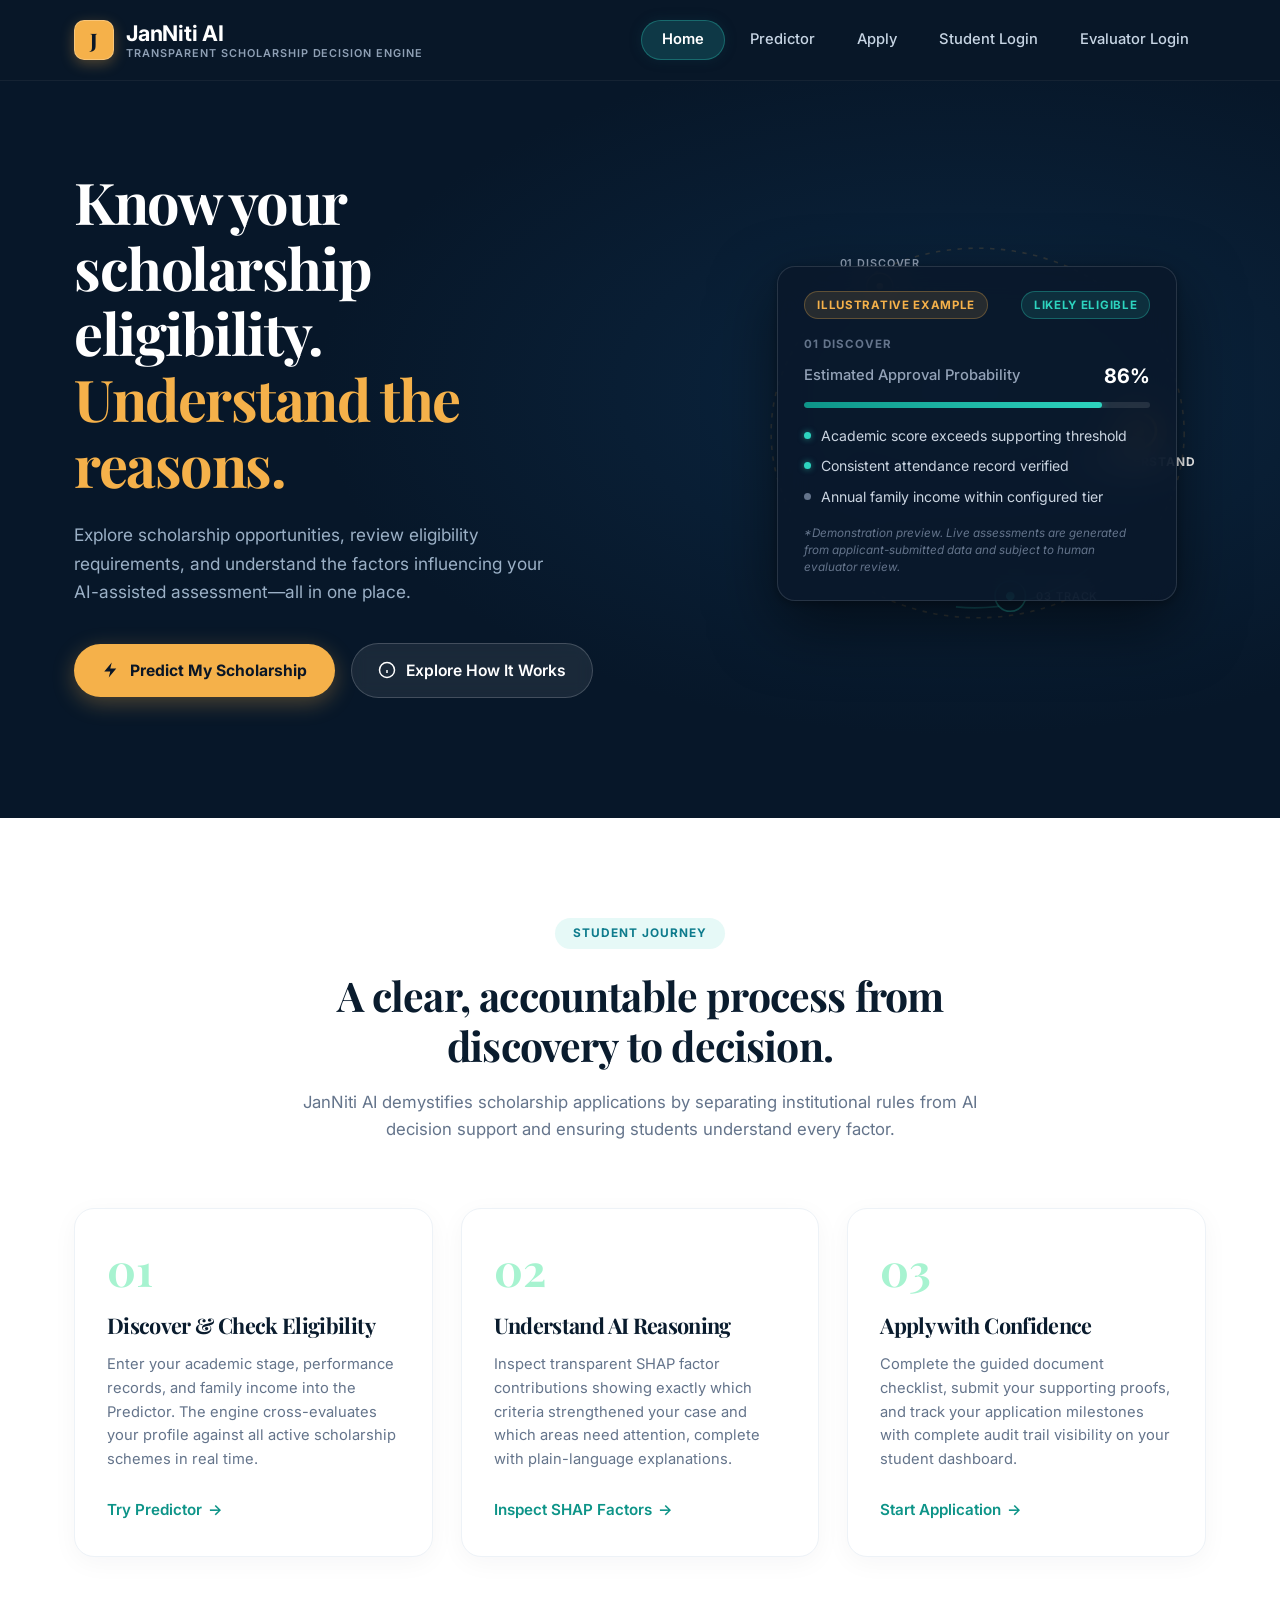
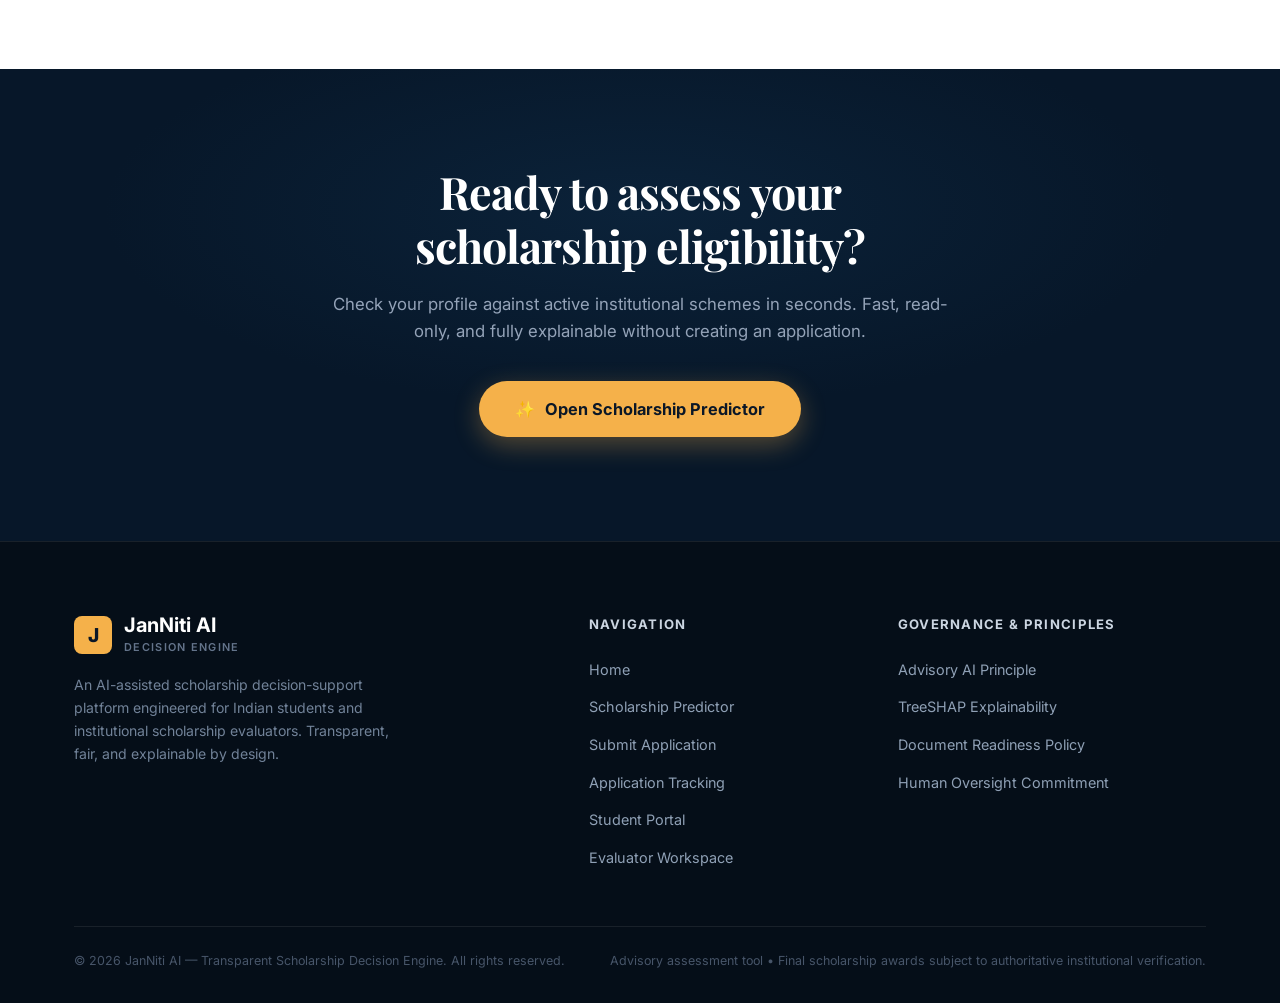
<file: frontend/index.html>
<!DOCTYPE html>
<html lang="en">
<head>
  <meta charset="UTF-8" />
  <meta name="viewport" content="width=device-width, initial-scale=1.0" />
  <title>JanNiti AI | Transparent Scholarship Decision Engine</title>
  <link rel="preconnect" href="https://fonts.googleapis.com">
  <link rel="preconnect" href="https://fonts.gstatic.com" crossorigin>
  <link href="https://fonts.googleapis.com/css2?family=Inter:wght@400;500;600;700;800&family=Playfair+Display:ital,wght@0,600;0,700;0,800;1,600;1,700&display=swap" rel="stylesheet">
  <link rel="stylesheet" href="css/design-tokens.css" />
  <link rel="stylesheet" href="css/style.css" />
</head>
<body class="landing-page">

<header class="site-header" role="banner">
  <div class="container site-header-inner">
    <a href="index.html" class="brand" aria-label="JanNiti AI Home">
      <div class="brand-mark" aria-hidden="true">J</div>
      <span class="brand-text">
        <span class="title">JanNiti AI</span>
        <span class="subtitle">TRANSPARENT SCHOLARSHIP DECISION ENGINE</span>
      </span>
    </a>

    <!-- Accessible Hamburger Toggle Button -->
    <button class="nav-toggle-btn" id="nav-toggle-btn" aria-label="Toggle navigation menu" aria-expanded="false" aria-controls="site-nav">
      <span class="nav-toggle-icon" aria-hidden="true"><span></span></span>
      <span>Menu</span>
    </button>

    <nav class="site-nav" id="site-nav" aria-label="Primary navigation">
      <a href="index.html" class="current" aria-current="page">Home</a>
      <a href="scholarship-predictor.html">Predictor</a>
      <a href="apply.html">Apply</a>
      <a href="user-login.html" data-auth-link>Student Login</a>
      <a href="admin.html">Evaluator Login</a>
    </nav>
  </div>
</header>

<main id="main-content">
  <!-- Hero Section -->
  <section class="hero-section" aria-labelledby="hero-title">
    <div class="container hero-layout">
      <div class="hero-copy-col">
        <h1 id="hero-title" class="hero-headline">
          Know your<br>
          scholarship<br>
          eligibility.<br>
          <span class="hero-gold-text">Understand the<br>reasons.</span>
        </h1>
        <p class="hero-description">
          Explore scholarship opportunities, review eligibility requirements, and understand the factors influencing your AI-assisted assessment—all in one place.
        </p>
        <div class="hero-actions-group">
          <a href="scholarship-predictor.html" class="btn-hero-primary" id="hero-predict-btn">
            <svg class="btn-icon" width="18" height="18" viewBox="0 0 24 24" fill="currentColor" aria-hidden="true">
              <path d="M13 2L3 14h8l-2 8 10-12h-8l2-8z"/>
            </svg>
            <span>Predict My Scholarship</span>
          </a>
          <a href="#student-journey" class="btn-hero-secondary" id="hero-explore-btn">
            <svg class="btn-icon" width="18" height="18" viewBox="0 0 24 24" fill="none" stroke="currentColor" stroke-width="2" aria-hidden="true">
              <circle cx="12" cy="12" r="10"/>
              <line x1="12" y1="16" x2="12" y2="12"/>
              <line x1="12" y1="8" x2="12.01" y2="8"/>
            </svg>
            <span>Explore How It Works</span>
          </a>
        </div>
      </div>

      <!-- Hero Right Orbit & Interactive Preview Card -->
      <div class="hero-visual-wrapper" aria-label="Illustrative AI Assessment Process">
        <div class="orbit-backdrop" aria-hidden="true">
          <svg class="orbit-svg" viewBox="0 0 460 460" fill="none" xmlns="http://www.w3.org/2000/svg">
            <!-- Subtle orbital paths -->
            <ellipse cx="230" cy="230" rx="190" ry="170" stroke="rgba(245, 177, 74, 0.15)" stroke-width="1.5" stroke-dasharray="4 6"/>
            <ellipse cx="230" cy="230" rx="140" ry="120" stroke="rgba(45, 212, 191, 0.18)" stroke-width="1.2"/>
            <path d="M 120 100 C 220 80, 360 140, 380 230" stroke="rgba(245, 177, 74, 0.35)" stroke-width="1.5" stroke-dasharray="3 4"/>
            <path d="M 380 230 C 400 320, 310 400, 210 390" stroke="rgba(45, 212, 191, 0.25)" stroke-width="1.5"/>

            <!-- Node 02 UNDERSTAND (Golden Highlighted Node) -->
            <g transform="translate(378, 228)">
              <circle cx="0" cy="0" r="26" fill="rgba(245, 177, 74, 0.12)" class="node-pulse"/>
              <circle cx="0" cy="0" r="16" stroke="#f5b14a" stroke-width="2.5" fill="#08182a"/>
              <circle cx="0" cy="0" r="5" fill="#f5b14a"/>
              <text x="0" y="32" text-anchor="middle" fill="#ffffff" font-family="'Inter', sans-serif" font-size="11" font-weight="700" letter-spacing="0.08em">02 UNDERSTAND</text>
            </g>

            <!-- Node 03 TRACK (Teal Lower Node) -->
            <g transform="translate(260, 380)">
              <circle cx="0" cy="0" r="14" stroke="rgba(45, 212, 191, 0.4)" stroke-width="1.5" fill="#091b2e"/>
              <circle cx="0" cy="0" r="4" fill="#2dd4bf"/>
              <text x="24" y="4" text-anchor="start" fill="#94a3b8" font-family="'Inter', sans-serif" font-size="10" font-weight="600" letter-spacing="0.08em">03 TRACK</text>
            </g>

            <!-- Node 01 DISCOVER (Top Subtle Node) -->
            <g transform="translate(140, 95)">
              <circle cx="0" cy="0" r="12" stroke="rgba(245, 177, 74, 0.3)" stroke-width="1.5" fill="#091b2e"/>
              <circle cx="0" cy="0" r="3" fill="#f5b14a"/>
              <text x="0" y="-18" text-anchor="middle" fill="#94a3b8" font-family="'Inter', sans-serif" font-size="10" font-weight="600" letter-spacing="0.08em">01 DISCOVER</text>
            </g>
          </svg>
        </div>

        <!-- Glass Card in Front -->
        <div class="hero-preview-card" role="region" aria-label="Illustrative Example Assessment Preview">
          <div class="card-top-badges">
            <span class="badge-illustrative">ILLUSTRATIVE EXAMPLE</span>
            <span class="badge-likely">LIKELY ELIGIBLE</span>
          </div>

          <div class="card-eyebrow">01 DISCOVER</div>

          <div class="card-score-row">
            <span class="card-score-label">Estimated Approval Probability</span>
            <span class="card-score-value">86%</span>
          </div>

          <div class="card-progress-bar" role="progressbar" aria-valuenow="86" aria-valuemin="0" aria-valuemax="100" aria-label="Estimated Approval Probability 86%">
            <div class="card-progress-fill"></div>
          </div>

          <ul class="card-bullet-list">
            <li class="card-bullet-item">
              <span class="bullet-dot teal" aria-hidden="true"></span>
              <span>Academic score exceeds supporting threshold</span>
            </li>
            <li class="card-bullet-item">
              <span class="bullet-dot teal" aria-hidden="true"></span>
              <span>Consistent attendance record verified</span>
            </li>
            <li class="card-bullet-item">
              <span class="bullet-dot slate" aria-hidden="true"></span>
              <span>Annual family income within configured tier</span>
            </li>
          </ul>

          <p class="card-footnote">
            *Demonstration preview. Live assessments are generated from applicant-submitted data and subject to human evaluator review.
          </p>
        </div>
      </div>
    </div>
  </section>

  <!-- Section 2: Student Journey (Pure White Canvas) -->
  <section id="student-journey" class="journey-section" aria-labelledby="journey-heading">
    <div class="container">
      <div class="journey-header-wrap">
        <span class="journey-badge">STUDENT JOURNEY</span>
        <h2 id="journey-heading" class="journey-heading">
          A clear, accountable process from<br>
          discovery to decision.
        </h2>
        <p class="journey-subtitle">
          JanNiti AI demystifies scholarship applications by separating institutional rules from AI decision support and ensuring students understand every factor.
        </p>
      </div>

      <div class="journey-cards-grid">
        <!-- Card 1 -->
        <article class="journey-card">
          <div class="journey-step-num" aria-hidden="true">01</div>
          <h3>Discover &amp; Check Eligibility</h3>
          <p>Enter your academic stage, performance records, and family income into the Predictor. The engine cross-evaluates your profile against all active scholarship schemes in real time.</p>
          <a href="scholarship-predictor.html" class="journey-card-link">
            <span>Try Predictor</span>
            <span aria-hidden="true">&rarr;</span>
          </a>
        </article>

        <!-- Card 2 -->
        <article class="journey-card">
          <div class="journey-step-num" aria-hidden="true">02</div>
          <h3>Understand AI Reasoning</h3>
          <p>Inspect transparent SHAP factor contributions showing exactly which criteria strengthened your case and which areas need attention, complete with plain-language explanations.</p>
          <a href="scholarship-predictor.html#shap-section" class="journey-card-link">
            <span>Inspect SHAP Factors</span>
            <span aria-hidden="true">&rarr;</span>
          </a>
        </article>

        <!-- Card 3 -->
        <article class="journey-card">
          <div class="journey-step-num" aria-hidden="true">03</div>
          <h3>Apply with Confidence</h3>
          <p>Complete the guided document checklist, submit your supporting proofs, and track your application milestones with complete audit trail visibility on your student dashboard.</p>
          <a href="apply.html" class="journey-card-link">
            <span>Start Application</span>
            <span aria-hidden="true">&rarr;</span>
          </a>
        </article>
      </div>
    </div>
  </section>

  <!-- Section 3: Bottom Call to Action (Navy Canvas) -->
  <section class="landing-cta-section" aria-labelledby="cta-heading">
    <div class="container">
      <h2 id="cta-heading" class="cta-heading">
        Ready to assess your<br>
        scholarship eligibility?
      </h2>
      <p class="cta-subtitle">
        Check your profile against active institutional schemes in seconds. Fast, read-only, and fully explainable without creating an application.
      </p>
      <a href="scholarship-predictor.html" class="cta-gold-btn" id="cta-predict-btn">
        <span class="btn-icon" aria-hidden="true">✨</span>
        <span>Open Scholarship Predictor</span>
      </a>
    </div>
  </section>
</main>

<!-- Section 4: Footer (Deep Midnight Navy) -->
<footer class="landing-footer" role="contentinfo">
  <div class="container">
    <div class="footer-columns">
      <!-- Column 1: Brand Info -->
      <div class="footer-col-brand">
        <a href="index.html" class="footer-brand-wrap" aria-label="JanNiti AI Home">
          <div class="footer-brand-mark" aria-hidden="true">J</div>
          <div class="footer-brand-text">
            <div class="title">JanNiti AI</div>
            <div class="subtitle">DECISION ENGINE</div>
          </div>
        </a>
        <p class="footer-about-text">
          An AI-assisted scholarship decision-support platform engineered for Indian students and institutional scholarship evaluators. Transparent, fair, and explainable by design.
        </p>
      </div>

      <!-- Column 2: Navigation -->
      <div class="footer-col-nav">
        <div class="footer-col-title">NAVIGATION</div>
        <ul class="footer-links-list">
          <li><a href="index.html">Home</a></li>
          <li><a href="scholarship-predictor.html">Scholarship Predictor</a></li>
          <li><a href="apply.html">Submit Application</a></li>
          <li><a href="track.html">Application Tracking</a></li>
          <li><a href="user-dashboard.html">Student Portal</a></li>
          <li><a href="admin.html">Evaluator Workspace</a></li>
        </ul>
      </div>

      <!-- Column 3: Governance & Principles -->
      <div class="footer-col-governance">
        <div class="footer-col-title">GOVERNANCE &amp; PRINCIPLES</div>
        <ul class="footer-links-list">
          <li><a href="#student-journey">Advisory AI Principle</a></li>
          <li><a href="scholarship-predictor.html#shap-section">TreeSHAP Explainability</a></li>
          <li><a href="apply.html#doc-readiness">Document Readiness Policy</a></li>
          <li><a href="#student-journey">Human Oversight Commitment</a></li>
        </ul>
      </div>
    </div>

    <!-- Bottom Sub-bar -->
    <div class="footer-bottom-bar">
      <span>&copy; 2026 JanNiti AI &mdash; Transparent Scholarship Decision Engine. All rights reserved.</span>
      <span>Advisory assessment tool &bull; Final scholarship awards subject to authoritative institutional verification.</span>
    </div>
  </div>
</footer>

<script src="js/nav.js"></script>
</body>
</html>
</file>
<file: frontend/css/design-tokens.css>
/* ==========================================================================
   JanNiti AI — Design System Tokens & Primitives
   File: frontend/css/design-tokens.css
   Style: Editorial Civic-Tech (Trustworthy, Modern, Calm, Accessible)
   Compatible with: frontend/css/style.css
   ========================================================================== */

:root {
  /* Brand Palette — Civic Maritime Navy */
  --jn-navy-950: #061528;
  --jn-navy-900: #0b223d;
  --jn-navy-850: #102d4e;
  --jn-navy-800: #163860;
  --jn-navy-700: #204c7c;
  --jn-navy-600: #2c639e;
  --jn-navy-100: #e7eff8;
  --jn-navy-50:  #f2f7fc;

  /* Brand Accent — Civic Teal */
  --jn-teal-700: #08616e;
  --jn-teal-600: #0d7b8c;
  --jn-teal-500: #159aad;
  --jn-teal-400: #2cb7ca;
  --jn-teal-100: #def4f7;
  --jn-teal-50:  #f0fafc;

  /* Restrained Warm Gold */
  --jn-gold-700: #9e690a;
  --jn-gold-600: #c28414;
  --jn-gold-500: #e09d22;
  --jn-gold-400: #f4b84c;
  --jn-gold-100: #fef4dd;
  --jn-gold-50:  #fffaf0;

  /* Neutrals & Surfaces (Warm Ivory / Off-White Canvas) */
  --jn-bg-canvas: #f8fafc;
  --jn-bg-surface: #ffffff;
  --jn-bg-subtle: #f1f5f9;
  --jn-bg-muted: #e2e8f0;

  --jn-border-subtle: #e2e8f0;
  --jn-border-default: #cbd5e1;
  --jn-border-strong: #94a3b8;

  /* Typography Colors */
  --jn-text-primary: #0f172a;
  --jn-text-secondary: #334155;
  --jn-text-muted: #64748b;
  --jn-text-disabled: #94a3b8;
  --jn-text-inverse: #ffffff;
  --jn-text-inverse-muted: rgba(248, 250, 252, 0.78);

  /* Semantic Outcome Hierarchy */
  --jn-success-text: #065f46;
  --jn-success-bg: #ecfdf5;
  --jn-success-border: #a7f3d0;
  --jn-success-solid: #059669;

  --jn-warning-text: #92400e;
  --jn-warning-bg: #fffbeb;
  --jn-warning-border: #fde68a;
  --jn-warning-solid: #d97706;

  --jn-danger-text: #991b1b;
  --jn-danger-bg: #fef2f2;
  --jn-danger-border: #fecaca;
  --jn-danger-solid: #dc2626;

  --jn-info-text: #1e40af;
  --jn-info-bg: #eff6ff;
  --jn-info-border: #bfdbfe;
  --jn-info-solid: #2563eb;

  /* Typography Stacks */
  --jn-font-sans: "Inter", -apple-system, BlinkMacSystemFont, "Segoe UI", Roboto, sans-serif;
  --jn-font-serif: "Playfair Display", Georgia, "Times New Roman", serif;
  --jn-font-mono: ui-monospace, SFMono-Regular, Menlo, Monaco, Consolas, "Liberation Mono", monospace;

  /* Elevation Shadows */
  --jn-shadow-xs: 0 1px 2px 0 rgba(15, 23, 42, 0.04);
  --jn-shadow-sm: 0 1px 3px 0 rgba(15, 23, 42, 0.08), 0 1px 2px -1px rgba(15, 23, 42, 0.04);
  --jn-shadow-md: 0 4px 10px -1px rgba(15, 23, 42, 0.07), 0 2px 5px -2px rgba(15, 23, 42, 0.04);
  --jn-shadow-lg: 0 12px 24px -4px rgba(15, 23, 42, 0.09), 0 4px 8px -3px rgba(15, 23, 42, 0.04);
  --jn-shadow-xl: 0 20px 32px -6px rgba(15, 23, 42, 0.12), 0 8px 14px -4px rgba(15, 23, 42, 0.06);
  --jn-shadow-drawer: -6px 0 28px rgba(11, 34, 61, 0.18);

  /* Radii */
  --jn-radius-xs: 4px;
  --jn-radius-sm: 8px;
  --jn-radius-md: 12px;
  --jn-radius-lg: 18px;
  --jn-radius-xl: 24px;
  --jn-radius-pill: 9999px;

  /* Transitions */
  --jn-ease: cubic-bezier(0.16, 1, 0.3, 1);
  --jn-transition-fast: 150ms var(--jn-ease);
  --jn-transition-base: 220ms var(--jn-ease);

  /* Layout */
  --jn-max-width: 1180px;
  --jn-header-height: 82px;

  /* Legacy style.css variable bindings for backwards compatibility */
  --navy-950: var(--jn-navy-950);
  --navy-900: var(--jn-navy-900);
  --navy-800: var(--jn-navy-800);
  --navy-700: var(--jn-navy-700);
  --teal-600: var(--jn-teal-600);
  --teal-500: var(--jn-teal-500);
  --gold-600: var(--jn-gold-600);
  --gold-500: var(--jn-gold-500);
  --page: var(--jn-bg-canvas);
  --panel: var(--jn-bg-surface);
  --ink-900: var(--jn-text-primary);
  --ink-700: var(--jn-text-secondary);
  --ink-500: var(--jn-text-muted);
  --hairline: var(--jn-border-subtle);
  --hairline-strong: var(--jn-border-default);
}

/* Reduced motion accessibility */
@media (prefers-reduced-motion: reduce) {
  *, *::before, *::after {
    animation-duration: 0.01ms !important;
    animation-iteration-count: 1 !important;
    transition-duration: 0.01ms !important;
    scroll-behavior: auto !important;
  }
}

/* ==========================================================================
   Header & Responsive Navigation Primitives
   ========================================================================== */

.site-header {
  background: rgba(11, 34, 61, 0.98);
  border-bottom: 1px solid rgba(255, 255, 255, 0.08);
  box-shadow: 0 4px 20px rgba(6, 21, 40, 0.15);
  position: sticky;
  top: 0;
  z-index: 100;
  backdrop-filter: blur(10px);
  -webkit-backdrop-filter: blur(10px);
}

.site-header-inner {
  display: flex;
  align-items: center;
  justify-content: space-between;
  min-height: var(--jn-header-height);
  padding: 12px 24px;
  max-width: var(--jn-max-width);
  margin: 0 auto;
}

.brand {
  display: flex;
  align-items: center;
  gap: 12px;
  text-decoration: none;
  color: #ffffff;
  outline-offset: 4px;
}

.brand:focus-visible {
  outline: 2px solid var(--jn-teal-400);
  border-radius: var(--jn-radius-sm);
}

.brand-mark {
  width: 44px;
  height: 44px;
  border-radius: 12px;
  display: grid;
  place-items: center;
  font-family: var(--jn-font-serif);
  font-weight: 800;
  font-size: 1.4rem;
  background: linear-gradient(135deg, var(--jn-gold-400) 0%, var(--jn-gold-600) 100%);
  color: var(--jn-navy-950);
  box-shadow: 0 4px 12px rgba(194, 132, 20, 0.35);
  border: 1px solid rgba(255, 255, 255, 0.25);
  flex-shrink: 0;
}

.brand-text {
  display: flex;
  flex-direction: column;
}

.brand-text .title {
  font-family: var(--jn-font-serif);
  font-size: 1.45rem;
  font-weight: 700;
  color: #ffffff;
  letter-spacing: -0.01em;
  line-height: 1.15;
}

.brand-text .subtitle {
  font-size: 0.72rem;
  letter-spacing: 0.08em;
  text-transform: uppercase;
  color: rgba(222, 244, 247, 0.82);
  font-weight: 500;
  margin-top: 3px;
}

/* Nav Desktop */
.site-nav {
  display: flex;
  align-items: center;
  gap: 6px;
  margin: 0;
  padding: 0;
  list-style: none;
}

.site-nav a {
  color: rgba(248, 250, 252, 0.88);
  text-decoration: none;
  padding: 8px 14px;
  border-radius: var(--jn-radius-pill);
  font-size: 0.92rem;
  font-weight: 500;
  transition: all var(--jn-transition-fast);
  border: 1px solid transparent;
  display: inline-flex;
  align-items: center;
  gap: 6px;
}

.site-nav a:hover {
  background: rgba(255, 255, 255, 0.08);
  color: #ffffff;
}

.site-nav a:focus-visible {
  outline: 2px solid var(--jn-teal-400);
  outline-offset: 2px;
}

.site-nav a.current {
  background: rgba(21, 154, 173, 0.2);
  color: #ffffff;
  border-color: rgba(44, 183, 202, 0.4);
  font-weight: 600;
}

.site-nav a.nav-cta {
  background: var(--jn-teal-600);
  color: #ffffff;
  font-weight: 600;
  box-shadow: 0 2px 8px rgba(13, 123, 140, 0.35);
}

.site-nav a.nav-cta:hover {
  background: var(--jn-teal-500);
}

/* Mobile Hamburger Toggle Button */
.nav-toggle-btn {
  display: none;
  background: transparent;
  border: 1px solid rgba(255, 255, 255, 0.2);
  border-radius: var(--jn-radius-md);
  padding: 9px 12px;
  color: #ffffff;
  cursor: pointer;
  align-items: center;
  justify-content: center;
  gap: 8px;
  font-size: 0.9rem;
  font-weight: 600;
  transition: all var(--jn-transition-fast);
}

.nav-toggle-btn:hover {
  background: rgba(255, 255, 255, 0.1);
  border-color: rgba(255, 255, 255, 0.4);
}

.nav-toggle-btn:focus-visible {
  outline: 2px solid var(--jn-teal-400);
  outline-offset: 2px;
}

.nav-toggle-icon {
  display: inline-block;
  width: 20px;
  height: 14px;
  position: relative;
}

.nav-toggle-icon span,
.nav-toggle-icon span::before,
.nav-toggle-icon span::after {
  content: "";
  display: block;
  position: absolute;
  height: 2px;
  width: 100%;
  background: #ffffff;
  border-radius: 2px;
  transition: transform var(--jn-transition-fast), top var(--jn-transition-fast);
}

.nav-toggle-icon span { top: 6px; }
.nav-toggle-icon span::before { top: -6px; }
.nav-toggle-icon span::after { top: 6px; }

/* Active Hamburger Icon State */
.nav-toggle-btn[aria-expanded="true"] .nav-toggle-icon span {
  background: transparent;
}
.nav-toggle-btn[aria-expanded="true"] .nav-toggle-icon span::before {
  top: 0;
  transform: rotate(45deg);
}
.nav-toggle-btn[aria-expanded="true"] .nav-toggle-icon span::after {
  top: 0;
  transform: rotate(-45deg);
}

/* Mobile Nav Drawer Styles */
@media (max-width: 900px) {
  .nav-toggle-btn {
    display: inline-flex;
  }

  .site-nav {
    display: none;
    position: absolute;
    top: 100%;
    left: 0;
    right: 0;
    background: var(--jn-navy-950);
    border-bottom: 2px solid var(--jn-teal-600);
    box-shadow: 0 16px 32px rgba(6, 21, 40, 0.35);
    flex-direction: column;
    align-items: stretch;
    padding: 18px 24px 24px;
    gap: 8px;
    max-height: calc(100vh - var(--jn-header-height));
    overflow-y: auto;
  }

  .site-nav.is-open {
    display: flex;
    animation: jn-slide-down 200ms var(--jn-ease) forwards;
  }

  .site-nav a {
    padding: 12px 18px;
    border-radius: var(--jn-radius-sm);
    font-size: 1rem;
    border-left: 3px solid transparent;
  }

  .site-nav a.current {
    border-left-color: var(--jn-teal-400);
    border-radius: var(--jn-radius-sm);
  }
}

@keyframes jn-slide-down {
  from { opacity: 0; transform: translateY(-8px); }
  to { opacity: 1; transform: translateY(0); }
}

/* ==========================================================================
   Card, Form, & Surface Polishing Primitives
   ========================================================================== */

.card {
  background: var(--jn-bg-surface);
  border: 1px solid var(--jn-border-subtle);
  border-radius: var(--jn-radius-lg);
  box-shadow: var(--jn-shadow-sm);
  transition: transform var(--jn-transition-fast), box-shadow var(--jn-transition-fast);
}

.card:hover {
  box-shadow: var(--jn-shadow-md);
}

/* High-contrast accessible form fields */
.form-field label {
  display: block;
  font-size: 0.88rem;
  font-weight: 600;
  color: var(--jn-navy-900);
  margin-bottom: 6px;
}

.form-field input,
.form-field select,
.form-field textarea {
  width: 100%;
  padding: 11px 14px;
  font-family: var(--jn-font-sans);
  font-size: 0.95rem;
  color: var(--jn-text-primary);
  background: #ffffff;
  border: 1px solid var(--jn-border-default);
  border-radius: var(--jn-radius-md);
  transition: border-color var(--jn-transition-fast), box-shadow var(--jn-transition-fast);
}

.form-field input:focus,
.form-field select:focus,
.form-field textarea:focus {
  outline: none;
  border-color: var(--jn-teal-600);
  box-shadow: 0 0 0 3px rgba(13, 123, 140, 0.18);
}

.form-field .hint {
  display: block;
  font-size: 0.8rem;
  color: var(--jn-text-muted);
  margin-top: 4px;
  line-height: 1.4;
}

.form-field .field-error {
  display: block;
  font-size: 0.82rem;
  font-weight: 600;
  color: var(--jn-danger-solid);
  margin-top: 4px;
}

/* Button Upgrades */
.btn {
  display: inline-flex;
  align-items: center;
  justify-content: center;
  gap: 8px;
  font-family: var(--jn-font-sans);
  font-size: 0.94rem;
  font-weight: 600;
  padding: 11px 20px;
  border-radius: var(--jn-radius-md);
  border: 1px solid transparent;
  cursor: pointer;
  text-decoration: none;
  transition: all var(--jn-transition-fast);
  line-height: 1.25;
}

.btn:focus-visible {
  outline: 2px solid var(--jn-teal-600);
  outline-offset: 2px;
}

.btn-primary {
  background: var(--jn-navy-900);
  color: #ffffff;
  border-color: var(--jn-navy-950);
  box-shadow: var(--jn-shadow-sm);
}

.btn-primary:hover {
  background: var(--jn-navy-800);
  color: #ffffff;
  box-shadow: var(--jn-shadow-md);
}

.btn-accent {
  background: var(--jn-teal-600);
  color: #ffffff;
  box-shadow: 0 2px 8px rgba(13, 123, 140, 0.3);
}

.btn-accent:hover {
  background: var(--jn-teal-500);
  color: #ffffff;
}

.btn-secondary {
  background: #ffffff;
  color: var(--jn-navy-900);
  border-color: var(--jn-border-default);
}

.btn-secondary:hover {
  background: var(--jn-bg-subtle);
  border-color: var(--jn-border-strong);
}

/* Metric / Counter Cards */
.summary-card {
  padding: 20px 22px;
  border-radius: var(--jn-radius-md);
  border: 1px solid var(--jn-border-subtle);
  background: #ffffff;
  display: flex;
  flex-direction: column;
  gap: 4px;
}

.summary-card .summary-label {
  font-size: 0.8rem;
  font-weight: 600;
  text-transform: uppercase;
  letter-spacing: 0.05em;
  color: var(--jn-text-muted);
}

.summary-card strong {
  font-size: 2.1rem;
  font-weight: 800;
  color: var(--jn-navy-900);
  line-height: 1.1;
}

/* Civic Status Badges & Pills */
.pill {
  display: inline-flex;
  align-items: center;
  gap: 6px;
  padding: 4px 10px;
  border-radius: var(--jn-radius-pill);
  font-size: 0.78rem;
  font-weight: 700;
  letter-spacing: 0.03em;
  text-transform: uppercase;
}

.pill-approve {
  background: var(--jn-success-bg);
  color: var(--jn-success-text);
  border: 1px solid var(--jn-success-border);
}

.pill-reject {
  background: var(--jn-danger-bg);
  color: var(--jn-danger-text);
  border: 1px solid var(--jn-danger-border);
}

.pill-review {
  background: var(--jn-warning-bg);
  color: var(--jn-warning-text);
  border: 1px solid var(--jn-warning-border);
}

.pill-advisory {
  background: var(--jn-info-bg);
  color: var(--jn-info-text);
  border: 1px solid var(--jn-info-border);
}

/* Accessible focus ring utility */
:focus-visible {
  outline: 2px solid var(--jn-teal-600);
  outline-offset: 2px;
}
</file>
<file: frontend/css/style.css>
/* ==========================================================================
   Janniti AI — Redesign System
   Premium blue / teal / gold palette with modern SaaS feel, while preserving
   the original HTML structure and model-facing IDs/field names.
   ========================================================================== */

:root {
  --navy-950: #071a2d;
  --navy-900: #0b2540;
  --navy-800: #113a5a;
  --navy-700: #1f4e7a;
  --teal-600: #1ea7b8;
  --teal-500: #3ac2d0;
  --gold-600: #f5b14a;
  --gold-500: #f7c86c;
  --green-700: #1d7d57;
  --green-100: #e8f7ef;
  --red-700: #b2363e;
  --red-100: #fde9eb;
  --amber-700: #a66e0f;
  --amber-100: #fdf2d7;
  --page: #f4f7fb;
  --panel: #ffffff;
  --ink-900: #122033;
  --ink-700: #35465d;
  --ink-500: #5d6a7e;
  --hairline: #dfe7f2;
  --hairline-strong: #c7d3e4;
  --shadow-soft: 0 18px 44px rgba(17, 58, 90, 0.12);
  --radius-sm: 12px;
  --radius-md: 18px;
  --radius-lg: 24px;
  --font-sans: "Inter", "Segoe UI", sans-serif;
  --font-serif: "Playfair Display", Georgia, serif;
  --content-width: 1180px;
}

* { box-sizing: border-box; }
html { scroll-behavior: smooth; }
body {
  margin: 0;
  font-family: var(--font-sans);
  background: linear-gradient(180deg, #f5f8fc 0%, #edf4fb 100%);
  color: var(--ink-900);
  line-height: 1.6;
  -webkit-font-smoothing: antialiased;
}

h1, h2, h3, h4 {
  margin: 0 0 0.6em;
  font-family: var(--font-serif);
  color: var(--navy-900);
  line-height: 1.15;
  letter-spacing: -0.03em;
}

h1 { font-size: clamp(2.3rem, 4vw, 4rem); }
h2 { font-size: clamp(1.9rem, 2vw, 2.6rem); }
h3 { font-size: 1.2rem; }

p { margin: 0 0 1em; color: var(--ink-700); }
a { color: var(--navy-700); }

.container { max-width: var(--content-width); margin: 0 auto; padding: 0 24px; }

.accent-stripe {
  height: 6px;
  display: flex;
  background: linear-gradient(90deg, var(--gold-600), var(--teal-600), var(--navy-800));
}
.accent-stripe span { flex: 1; }
.accent-stripe .a { background: var(--gold-600); }
.accent-stripe .b { background: var(--teal-600); }
.accent-stripe .c { background: var(--navy-800); }

.site-header {
  background: rgba(11, 37, 64, 0.96);
  color: #fff;
  box-shadow: 0 8px 28px rgba(9, 28, 45, 0.12);
  backdrop-filter: blur(8px);
  position: sticky;
  top: 0;
  z-index: 40;
}

.site-header-inner {
  display: flex;
  align-items: center;
  justify-content: space-between;
  min-height: 86px;
  gap: 20px;
}

.brand {
  display: flex;
  align-items: center;
  gap: 12px;
  text-decoration: none;
  color: #fff;
}

.brand-mark {
  width: 42px;
  height: 42px;
  display: grid;
  place-items: center;
  border-radius: 14px;
  background: linear-gradient(135deg, var(--gold-600), #ffd79b);
  color: var(--navy-900);
  font-weight: 800;
  font-size: 1.3rem;
  box-shadow: 0 8px 18px rgba(245, 177, 74, 0.35);
}

.brand-text {
  display: flex;
  flex-direction: column;
  line-height: 1;
}

.brand-text .title {
  font-family: var(--font-serif);
  font-size: 1.55rem;
  font-weight: 700;
  color: #fff;
}

.brand-text .subtitle {
  margin-top: 5px;
  font-size: 0.7rem;
  letter-spacing: 0.09em;
  text-transform: uppercase;
  color: rgba(236, 244, 255, 0.8);
}

.site-nav { display: flex; align-items: center; gap: 8px; }
.site-nav a {
  color: rgba(255,255,255,0.82);
  text-decoration: none;
  padding: 10px 14px;
  border-radius: 999px;
  font-size: 0.92rem;
  font-weight: 600;
  transition: all 0.2s ease;
}
.site-nav a:hover { background: rgba(255,255,255,0.06); color: #fff; }
.site-nav a.current {
  background: rgba(58, 194, 208, 0.12);
  color: #fff;
  border: 1px solid rgba(58, 194, 208, 0.3);
}

.prototype-badge,
.eyebrow,
.mini-tag {
  display: inline-flex;
  align-items: center;
  gap: 8px;
  padding: 7px 12px;
  border-radius: 999px;
  font-size: 0.74rem;
  letter-spacing: 0.08em;
  text-transform: uppercase;
  font-weight: 700;
}

.prototype-badge {
  background: rgba(245, 177, 74, 0.12);
  border: 1px solid rgba(245, 177, 74, 0.25);
  color: #f5cf82;
}

.eyebrow {
  background: rgba(58, 194, 208, 0.08);
  border: 1px solid rgba(58, 194, 208, 0.18);
  color: var(--navy-700);
}

.hero {
  position: relative;
  background: linear-gradient(135deg, var(--navy-900) 0%, var(--navy-800) 56%, #123a56 100%);
  color: #fff;
  overflow: hidden;
}

.hero::before {
  content: "";
  position: absolute;
  inset: 0;
  background: radial-gradient(circle at top right, rgba(58,194,208,0.26) 0%, transparent 30%),
              radial-gradient(circle at bottom left, rgba(245,177,74,0.18) 0%, transparent 35%);
}

.hero-inner {
  position: relative;
  display: grid;
  grid-template-columns: 1.25fr 0.75fr;
  gap: 36px;
  align-items: center;
  padding: 72px 24px 82px;
}

.hero-copy { position: relative; z-index: 1; }
.hero h1 { color: #fff; max-width: 640px; }
.hero p.lede {
  max-width: 620px;
  color: rgba(235,244,255,0.82);
  font-size: 1.08rem;
}

.hero-actions { display: flex; gap: 14px; margin-top: 28px; flex-wrap: wrap; }

.btn {
  display: inline-flex;
  align-items: center;
  justify-content: center;
  gap: 8px;
  font-family: var(--font-sans);
  font-size: 0.96rem;
  font-weight: 700;
  border-radius: 999px;
  padding: 14px 24px;
  border: 1px solid transparent;
  cursor: pointer;
  text-decoration: none;
  transition: transform 0.2s ease, box-shadow 0.2s ease, background 0.2s ease;
}
.btn:hover { transform: translateY(-1px); }

.btn-primary {
  background: linear-gradient(135deg, var(--gold-600), #f8d38b);
  color: var(--navy-900);
  box-shadow: 0 12px 22px rgba(245, 177, 74, 0.25);
}
.btn-secondary {
  background: transparent;
  color: var(--navy-800);
  border-color: var(--hairline-strong);
}
.btn-secondary:hover { background: #edf2f8; }
.btn-outline-light {
  background: rgba(255,255,255,0.05);
  color: #fff;
  border-color: rgba(255,255,255,0.18);
}
.btn-outline-light:hover { background: rgba(255,255,255,0.08); }
.btn:disabled { opacity: 0.55; cursor: not-allowed; }

.hero-panel {
  position: relative;
  z-index: 1;
  padding: 24px;
  border-radius: var(--radius-lg);
  background: rgba(255,255,255,0.08);
  border: 1px solid rgba(255,255,255,0.14);
  box-shadow: var(--shadow-soft);
}

.mini-tag {
  background: rgba(255,255,255,0.08);
  color: #d6eefc;
  border: 1px solid rgba(255,255,255,0.12);
}

.decision-pill {
  display: inline-flex;
  margin-top: 18px;
  padding: 7px 12px;
  border-radius: 999px;
  font-weight: 700;
  font-size: 0.8rem;
  letter-spacing: 0.06em;
  text-transform: uppercase;
}
.decision-pill.approve { background: rgba(29,125,87,0.18); color: #8ff0bf; }

.score-row {
  display: flex;
  justify-content: space-between;
  margin-top: 18px;
  color: rgba(235,244,255,0.9);
  font-size: 0.9rem;
}
.score-row strong { font-size: 1.55rem; color: #fff; }

.meter {
  height: 10px;
  background: rgba(255,255,255,0.14);
  border-radius: 999px;
  overflow: hidden;
  margin-top: 8px;
}
.meter span {
  display: block;
  height: 100%;
  background: linear-gradient(90deg, var(--gold-600), var(--teal-500));
  border-radius: inherit;
}

.mini-reasons {
  margin: 20px 0 0;
  padding-left: 18px;
  color: rgba(235,244,255,0.8);
}
.mini-reasons li + li { margin-top: 10px; }

.container .stats-strip {
  display: grid;
  grid-template-columns: repeat(4, minmax(0, 1fr));
  gap: 1px;
  background: var(--hairline);
  border: 1px solid var(--hairline);
  margin-top: -28px;
  position: relative;
  z-index: 2;
  border-radius: var(--radius-md);
  overflow: hidden;
  box-shadow: var(--shadow-soft);
}

.stat-box {
  background: var(--panel);
  padding: 22px 20px;
}
.stat-box .num {
  font-family: var(--font-serif);
  font-size: 1.9rem;
  color: var(--navy-900);
  line-height: 1;
}
.stat-box .lbl {
  margin-top: 10px;
  font-size: 0.8rem;
  line-height: 1.5;
  color: var(--ink-500);
}

.steps-section { padding: 78px 0 30px; }
.section-heading {
  max-width: 780px;
  margin-bottom: 24px;
}
.section-heading.compact { margin-top: 12px; }

.steps-grid, .action-cards, .feature-grid {
  display: grid;
  grid-template-columns: repeat(3, minmax(0, 1fr));
  gap: 22px;
}

.step-card, .feature-card, .action-card {
  background: rgba(255,255,255,0.9);
  border: 1px solid var(--hairline);
  border-radius: var(--radius-md);
  box-shadow: 0 12px 28px rgba(18, 32, 51, 0.05);
}

.step-card { padding: 24px; }
.step-card .step-num {
  font-size: 0.8rem;
  letter-spacing: 0.12em;
  text-transform: uppercase;
  font-weight: 800;
  color: var(--teal-600);
}
.step-card h3 { margin-top: 12px; }

.feature-card {
  padding: 26px 22px;
}
.feature-icon {
  width: 44px;
  height: 44px;
  display: grid;
  place-items: center;
  border-radius: 12px;
  background: linear-gradient(135deg, rgba(58,194,208,0.12), rgba(245,177,74,0.2));
  color: var(--navy-800);
  font-size: 1.3rem;
  font-weight: 800;
  margin-bottom: 12px;
}

.action-card {
  padding: 26px; text-decoration: none; display: block;
  transition: transform 0.2s ease, box-shadow 0.2s ease, border-color 0.2s ease;
}
.action-card:hover {
  transform: translateY(-2px);
  border-color: rgba(31,78,122,0.35);
  box-shadow: 0 18px 36px rgba(18, 32, 51, 0.08);
}
.action-card h3 { margin-bottom: 10px; }

.site-footer {
  background: var(--navy-950);
  color: rgba(224,235,245,0.8);
  padding: 28px 0;
  margin-top: 56px;
  font-size: 0.88rem;
}
.site-footer .container {
  display: flex;
  justify-content: space-between;
  align-items: center;
  gap: 12px;
  flex-wrap: wrap;
}
.site-footer a { color: #fff; text-decoration: none; }

.login-shell {
  background: rgba(255,255,255,0.92);
  border: 1px solid var(--hairline);
  border-radius: 26px;
  box-shadow: 0 18px 40px rgba(15, 35, 58, 0.08);
  overflow: hidden;
}
.login-header {
  padding: 28px 28px 10px;
}
.login-header h3 {
  margin: 10px 0 0;
  font-size: clamp(1.8rem, 2vw, 2.2rem);
}
.login-body {
  padding: 0 28px 28px;
}
.login-note {
  margin: 0 0 18px;
  color: var(--ink-500);
}
#login-error {
  margin-bottom: 14px;
}

.dashboard-header {
  display: flex;
  align-items: end;
  justify-content: space-between;
  gap: 18px;
  margin-bottom: 22px;
}
.dashboard-header h1 {
  margin: 10px 0 8px;
  font-size: clamp(2.1rem, 3vw, 3rem);
}
.dashboard-summary,
.dashboard-summary-grid {
  display: grid;
  grid-template-columns: repeat(4, minmax(0, 1fr));
  gap: 16px;
  margin: 26px 0 18px;
}
.summary-card {
  padding: 20px 20px 18px;
  border-radius: 18px;
  background: linear-gradient(180deg, rgba(255,255,255,0.95), rgba(244,248,252,0.96));
  border: 1px solid var(--hairline);
  box-shadow: 0 10px 25px rgba(17, 58, 90, 0.04);
}
.summary-card strong {
  display: block;
  margin-top: 10px;
  font-size: clamp(1.6rem, 2vw, 2.25rem);
  color: var(--navy-900);
  line-height: 1;
}
.summary-label {
  display: inline-block;
  color: var(--ink-500);
  font-size: 0.78rem;
  letter-spacing: 0.08em;
  text-transform: uppercase;
  font-weight: 700;
}

.filter-tabs {
  display: flex;
  flex-wrap: wrap;
  gap: 8px;
  margin: 18px 0 18px;
  padding: 8px 10px;
  border-radius: 16px;
  background: rgba(255,255,255,0.5);
  border: 1px solid var(--hairline);
}

/* Top-Level Evaluator Organization */
.top-nav-tabs {
  display: flex;
  flex-wrap: wrap;
  gap: 12px;
  margin: 24px 0 10px;
}
.top-nav-btn {
  display: inline-flex;
  align-items: center;
  gap: 10px;
  background: rgba(255, 255, 255, 0.85);
  border: 1px solid var(--hairline);
  padding: 12px 20px;
  border-radius: 14px;
  font-family: inherit;
  font-size: 0.92rem;
  font-weight: 700;
  color: var(--ink-700);
  cursor: pointer;
  transition: all 0.2s cubic-bezier(0.16, 1, 0.3, 1);
  box-shadow: 0 2px 6px rgba(17, 58, 90, 0.03);
}
.top-nav-btn:hover {
  background: #ffffff;
  transform: translateY(-1px);
  box-shadow: 0 4px 12px rgba(17, 58, 90, 0.08);
  color: var(--navy-900);
}
.top-nav-btn.active {
  background: linear-gradient(135deg, var(--navy-900), var(--navy-800));
  color: #ffffff;
  border-color: var(--navy-900);
  box-shadow: 0 8px 20px rgba(17, 58, 90, 0.2);
}
.top-nav-count {
  display: inline-flex;
  align-items: center;
  justify-content: center;
  padding: 2px 9px;
  font-size: 0.78rem;
  font-weight: 800;
  border-radius: 20px;
  background: rgba(0, 0, 0, 0.07);
  color: inherit;
}
.top-nav-btn.active .top-nav-count {
  background: rgba(255, 255, 255, 0.25);
  color: #ffffff;
}

.sub-nav-tabs {
  display: flex;
  flex-wrap: wrap;
  align-items: center;
  gap: 8px;
  margin: 0 0 18px;
  padding: 8px 10px;
  border-radius: 14px;
  background: rgba(240, 244, 250, 0.85);
  border: 1px solid var(--hairline);
}
.sub-nav-btn {
  background: transparent;
  border: none;
  color: var(--ink-500);
  font-family: inherit;
  font-weight: 600;
  font-size: 0.84rem;
  padding: 8px 14px;
  border-radius: 8px;
  cursor: pointer;
  transition: all 0.18s ease;
  display: inline-flex;
  align-items: center;
  gap: 6px;
}
.sub-nav-btn:hover {
  color: var(--navy-800);
  background: rgba(255, 255, 255, 0.6);
}
.sub-nav-btn.active {
  background: #ffffff;
  color: var(--teal-700);
  font-weight: 700;
  box-shadow: 0 2px 6px rgba(17, 58, 90, 0.08);
}
.sub-nav-btn .sub-count {
  font-size: 0.75rem;
  padding: 1px 6px;
  border-radius: 10px;
  background: rgba(0, 0, 0, 0.06);
  font-weight: 700;
}
.sub-nav-btn.active .sub-count {
  background: rgba(30, 138, 140, 0.12);
  color: var(--teal-800);
}

.nested-sub-tabs {
  display: flex;
  flex-wrap: wrap;
  align-items: center;
  gap: 8px;
  margin: -8px 0 16px;
  padding: 8px 14px;
  border-radius: 12px;
  background: rgba(248, 250, 252, 0.95);
  border: 1px dashed var(--hairline-strong);
}
.nested-pill-btn {
  background: transparent;
  border: 1px solid transparent;
  color: var(--ink-500);
  font-family: inherit;
  font-weight: 600;
  font-size: 0.8rem;
  padding: 5px 12px;
  border-radius: 8px;
  cursor: pointer;
  transition: all 0.16s ease;
  display: inline-flex;
  align-items: center;
  gap: 6px;
}
.nested-pill-btn:hover {
  color: var(--navy-800);
  background: rgba(255, 255, 255, 0.85);
}
.nested-pill-btn.active {
  background: #ffffff;
  color: var(--navy-900);
  border-color: var(--hairline-strong);
  font-weight: 700;
  box-shadow: 0 1px 4px rgba(0,0,0,0.06);
}
.nested-pill-btn .sub-count {
  font-size: 0.74rem;
  padding: 1px 6px;
  border-radius: 10px;
  background: rgba(0, 0, 0, 0.06);
  font-weight: 700;
}
.nested-pill-btn.active .sub-count {
  background: rgba(30, 58, 138, 0.1);
  color: var(--navy-900);
}
.pill-ml-pending {
  background: #f1f5f9;
  color: #475569;
  border: 1px solid #cbd5e1;
  font-weight: 600;
  font-size: 0.75rem;
  display: inline-flex;
  align-items: center;
  gap: 4px;
}

.summary-breakdown {
  display: block;
  font-size: 0.76rem;
  color: var(--ink-500);
  margin-top: 4px;
  font-weight: 500;
}

.data-card {
  background: rgba(255,255,255,0.98);
  border: 1px solid var(--hairline);
  border-radius: 22px;
  overflow: hidden;
  box-shadow: 0 18px 36px rgba(17, 58, 90, 0.05);
}
.data-table {
  width: 100%;
  border-collapse: collapse;
}
.data-table thead th {
  background: linear-gradient(180deg, #f7fafc, #edf4fb);
  color: var(--ink-700);
  text-align: left;
  padding: 16px 18px;
  font-size: 0.78rem;
  letter-spacing: 0.08em;
  text-transform: uppercase;
  border-bottom: 1px solid var(--hairline);
}
.data-table tbody td {
  padding: 16px 18px;
  border-bottom: 1px solid rgba(223, 231, 242, 0.9);
  color: var(--ink-700);
  vertical-align: middle;
}
.data-table tbody tr {
  cursor: pointer;
  transition: background 0.18s ease, transform 0.18s ease;
}
.data-table tbody tr:hover {
  background: rgba(58, 194, 208, 0.03);
}
.data-table tbody tr:last-child td { border-bottom: none; }

.pill,
.app-id-box {
  display: inline-flex;
  align-items: center;
  justify-content: center;
  border-radius: 999px;
  font-weight: 700;
}
.pill {
  padding: 7px 12px;
  font-size: 0.72rem;
  letter-spacing: 0.06em;
  text-transform: uppercase;
}
.pill-neutral {
  background: rgba(92, 109, 130, 0.1);
  color: var(--ink-700);
}
.pill-approve {
  background: rgba(29, 125, 87, 0.12);
  color: var(--green-700);
}
.pill-review {
  background: rgba(166, 110, 15, 0.12);
  color: var(--amber-700);
}
.pill-reject {
  background: rgba(178, 54, 62, 0.1);
  color: var(--red-700);
}
.app-id-box {
  padding: 6px 10px;
  background: rgba(17, 58, 90, 0.06);
  border: 1px solid rgba(17, 58, 90, 0.12);
  color: var(--navy-800);
  font-size: 0.72rem;
  letter-spacing: 0.04em;
}

.notice {
  border-radius: 14px;
  padding: 12px 14px;
  font-size: 0.92rem;
  border: 1px solid transparent;
}
.notice-info {
  background: rgba(58, 194, 208, 0.08);
  color: var(--navy-800);
  border-color: rgba(58, 194, 208, 0.2);
}
.notice-warn {
  background: rgba(245, 177, 74, 0.1);
  color: #7a5300;
  border-color: rgba(245, 177, 74, 0.24);
}
.notice-error {
  background: rgba(178, 54, 62, 0.08);
  color: var(--red-700);
  border-color: rgba(178, 54, 62, 0.16);
}
.auth-shell {
  max-width: 540px;
  margin: 42px auto 0;
  background: rgba(255,255,255,0.96);
  border: 1px solid var(--hairline);
  border-radius: 26px;
  overflow: hidden;
  box-shadow: 0 20px 40px rgba(15, 35, 58, 0.08);
}
.auth-header {
  padding: 28px 28px 12px;
}
.auth-body {
  padding: 0 28px 28px;
}
.auth-actions {
  display: flex;
  justify-content: space-between;
  gap: 12px;
  margin-top: 16px;
}
.dashboard-shell {
  max-width: 760px;
  margin: 40px auto 0;
  background: rgba(255,255,255,0.96);
  border: 1px solid var(--hairline);
  border-radius: 26px;
  overflow: hidden;
  box-shadow: 0 20px 40px rgba(15, 35, 58, 0.08);
}
.dashboard-header {
  padding: 28px 28px 16px;
  border-bottom: 1px solid var(--hairline);
  background: linear-gradient(180deg, rgba(58,194,208,0.04), rgba(255,255,255,0.9));
}
.dashboard-body {
  padding: 28px;
}
.dashboard-actions {
  display: flex;
  flex-wrap: wrap;
  gap: 14px;
  margin-top: 18px;
}
.dashboard-card {
  background: linear-gradient(180deg, #ffffff, #f6faff);
  border: 1px solid var(--hairline);
  border-radius: 18px;
  padding: 20px;
}
.user-pill {
  display: inline-flex;
  align-items: center;
  gap: 8px;
  border-radius: 999px;
  padding: 8px 12px;
  font-size: 0.8rem;
  font-weight: 700;
  background: rgba(58, 194, 208, 0.1);
  color: var(--navy-800);
  border: 1px solid rgba(58, 194, 208, 0.2);
}
.hidden { display: none !important; }

.drawer-backdrop {
  position: fixed;
  inset: 0;
  background: rgba(7, 26, 45, 0.4);
  opacity: 0;
  visibility: hidden;
  transition: opacity 0.2s ease, visibility 0.2s ease;
  z-index: 90;
}
.drawer-backdrop.open {
  opacity: 1;
  visibility: visible;
}
.drawer {
  position: fixed;
  top: 0;
  right: 0;
  width: min(560px, 96vw);
  height: 100vh;
  background: linear-gradient(180deg, #f9fbff 0%, #f3f7fb 100%);
  border-left: 1px solid var(--hairline);
  box-shadow: -18px 0 36px rgba(7, 26, 45, 0.18);
  transform: translateX(110%);
  transition: transform 0.28s ease;
  z-index: 100;
  display: flex;
  flex-direction: column;
}
.drawer.open { transform: translateX(0); }
.drawer-header {
  background: linear-gradient(135deg, var(--navy-900), var(--navy-800));
  color: #fff;
  padding: 18px 22px;
  display: flex;
  justify-content: space-between;
  align-items: center;
  border-bottom: 1px solid rgba(255,255,255,0.12);
}
.drawer-header h3 {
  color: #fff;
  margin: 0;
}
#drawer-close {
  border: none;
  background: rgba(255,255,255,0.08);
  color: #fff;
  width: 34px;
  height: 34px;
  border-radius: 10px;
  font-size: 1.5rem;
  cursor: pointer;
}
.drawer-body {
  padding: 22px;
  overflow-y: auto;
}
.detail-row {
  display: grid;
  grid-template-columns: 180px 1fr;
  gap: 14px;
  padding: 10px 0;
  border-bottom: 1px solid rgba(223, 231, 242, 0.9);
}
.detail-row .k {
  color: var(--ink-500);
  font-weight: 700;
  font-size: 0.8rem;
  letter-spacing: 0.04em;
  text-transform: uppercase;
}
.detail-row .v {
  color: var(--ink-900);
  font-weight: 600;
}
.reasons-list {
  list-style: none;
  margin: 12px 0 0;
  padding: 0;
  display: grid;
  gap: 12px;
}
.reasons-list li {
  display: flex;
  align-items: flex-start;
  gap: 10px;
  padding: 12px 14px;
  background: rgba(255,255,255,0.7);
  border: 1px solid var(--hairline);
  border-radius: 14px;
  color: var(--ink-700);
}
.reason-arrow {
  display: inline-grid;
  place-items: center;
  width: 24px;
  height: 24px;
  border-radius: 50%;
  font-size: 0.8rem;
  font-weight: 800;
}
.reason-arrow.up {
  background: rgba(29, 125, 87, 0.12);
  color: var(--green-700);
}
.reason-arrow.down {
  background: rgba(178, 54, 62, 0.08);
  color: var(--red-700);
}
.override-actions {
  margin-top: 18px;
}
textarea.admin-comment {
  min-height: 110px;
  resize: vertical;
}

.card {
  background: var(--panel);
  border: 1px solid var(--hairline);
  border-radius: var(--radius-md);
}
.section-panel {
  background: var(--panel);
  border: 1px solid var(--hairline);
  border-radius: var(--radius-md);
  margin-bottom: 20px;
  box-shadow: 0 12px 28px rgba(18, 32, 51, 0.04);
}
.section-panel-header {
  display: flex;
  align-items: center;
  gap: 12px;
  padding: 18px 24px;
  border-bottom: 1px solid var(--hairline);
  background: linear-gradient(180deg,#f8fafc 0%, #f3f7fb 100%);
  border-radius: var(--radius-md) var(--radius-md) 0 0;
}
.section-number {
  display: grid;
  place-items: center;
  width: 30px;
  height: 30px;
  border-radius: 10px;
  background: rgba(58,194,208,0.1);
  color: var(--navy-700);
  font-weight: 800;
}
.section-panel-body { padding: 22px 24px; }

.form-field label {
  font-size: 0.82rem;
  font-weight: 700;
  color: var(--ink-700);
  letter-spacing: 0.02em;
}
.form-field input,
.form-field select,
textarea.admin-comment {
  font: inherit;
  padding: 12px 14px;
  border: 1px solid var(--hairline-strong);
  border-radius: 12px;
  background: #fff;
  color: var(--ink-900);
  transition: border-color 0.2s ease, box-shadow 0.2s ease;
}
.form-field input:focus,
.form-field select:focus,
textarea.admin-comment:focus {
  outline: none;
  border-color: rgba(31,78,122,0.55);
  box-shadow: 0 0 0 4px rgba(58,194,208,0.12);
}
.btn-primary {
  background: linear-gradient(135deg, var(--teal-600), var(--navy-700));
  color: #fff;
  box-shadow: 0 14px 24px rgba(17, 58, 90, 0.18);
}
.pill-approve { background: var(--green-100); color: var(--green-700); }
.pill-review { background: var(--amber-100); color: var(--amber-700); }
.pill-reject { background: var(--red-100); color: var(--red-700); }

.filter-tabs button {
  background: transparent;
  border: none;
  border-bottom: 2px solid transparent;
  color: var(--ink-500);
  font-weight: 700;
  padding: 12px 18px;
  cursor: pointer;
}
.filter-tabs button.active {
  color: var(--navy-800);
  border-bottom-color: var(--teal-600);
}

.drawer-header {
  background: linear-gradient(135deg, var(--navy-900), var(--navy-800));
}

.hidden { display: none !important; }
.spinner {
  display: inline-block;
  width: 16px; height: 16px; border: 2px solid rgba(255,255,255,0.46); border-top-color: #fff; border-radius: 50%; animation: spin 0.7s linear infinite;
}
@keyframes spin { to { transform: rotate(360deg); } }

/* ========================================================
   Feature 3: Document Fraud & Anomaly Detection Styles
   ======================================================== */
.pill-risk-low {
  background: rgba(29, 125, 87, 0.12);
  color: var(--green-700);
  border: 1px solid rgba(29, 125, 87, 0.25);
}
.pill-risk-medium,
.pill-risk-med {
  background: rgba(166, 110, 15, 0.14);
  color: var(--amber-700);
  border: 1px solid rgba(166, 110, 15, 0.28);
}
.pill-risk-high {
  background: rgba(178, 54, 62, 0.12);
  color: var(--red-700);
  border: 1px solid rgba(178, 54, 62, 0.25);
}
.pill-status-clean {
  background: rgba(29, 125, 87, 0.12);
  color: var(--green-700);
  border: 1px solid rgba(29, 125, 87, 0.25);
}
.pill-status-anomaly {
  background: rgba(178, 54, 62, 0.12);
  color: var(--red-700);
  border: 1px solid rgba(178, 54, 62, 0.25);
}

.anomaly-panel {
  margin-top: 22px;
  border-radius: var(--radius-md);
  border: 1px solid var(--hairline);
  background: #ffffff;
  box-shadow: 0 8px 24px rgba(15, 35, 58, 0.05);
  overflow: hidden;
}
.anomaly-panel-header {
  padding: 16px 20px;
  background: linear-gradient(135deg, rgba(240, 245, 252, 0.9), rgba(248, 250, 253, 0.95));
  border-bottom: 1px solid var(--hairline);
  display: flex;
  justify-content: space-between;
  align-items: center;
  flex-wrap: wrap;
  gap: 10px;
}
.anomaly-panel-title {
  margin: 0;
  font-size: 1.05rem;
  font-weight: 700;
  color: var(--navy-900);
  display: flex;
  align-items: center;
  gap: 8px;
}
.anomaly-panel-body {
  padding: 20px;
}

.risk-meter {
  margin: 12px 0 18px;
}
.risk-meter-label {
  display: flex;
  justify-content: space-between;
  font-size: 0.85rem;
  font-weight: 700;
  color: var(--ink-700);
  margin-bottom: 6px;
}
.risk-meter-track {
  width: 100%;
  height: 10px;
  background: rgba(18, 48, 80, 0.08);
  border-radius: 999px;
  overflow: hidden;
}
.risk-meter-fill {
  height: 100%;
  border-radius: 999px;
  transition: width 0.4s ease;
}
.risk-meter-fill.low {
  background: linear-gradient(90deg, #1d7d57, #2ecc71);
}
.risk-meter-fill.medium {
  background: linear-gradient(90deg, #f5b14a, #e67e22);
}
.risk-meter-fill.high {
  background: linear-gradient(90deg, #e74c3c, #b2363e);
}

.anomaly-cards-grid {
  display: grid;
  gap: 12px;
  margin-top: 14px;
}
.anomaly-card-item {
  border: 1px solid var(--hairline);
  border-radius: 12px;
  padding: 14px 16px;
  background: rgba(255, 255, 255, 0.95);
  transition: box-shadow 0.2s ease;
}
.anomaly-card-item:hover {
  box-shadow: 0 4px 12px rgba(18, 32, 51, 0.06);
}
.anomaly-card-item.sev-high {
  border-left: 4px solid var(--red-700);
  background: linear-gradient(90deg, rgba(178, 54, 62, 0.03) 0%, #fff 100%);
}
.anomaly-card-item.sev-medium {
  border-left: 4px solid #f5b14a;
  background: linear-gradient(90deg, rgba(245, 177, 74, 0.04) 0%, #fff 100%);
}
.anomaly-card-item.sev-low {
  border-left: 4px solid var(--green-700);
}

.anomaly-item-header {
  display: flex;
  justify-content: space-between;
  align-items: center;
  gap: 8px;
  margin-bottom: 6px;
}
.anomaly-type-title {
  font-weight: 700;
  font-size: 0.92rem;
  color: var(--navy-900);
}
.anomaly-item-doc {
  display: inline-block;
  font-size: 0.75rem;
  font-weight: 600;
  padding: 3px 8px;
  background: rgba(58, 194, 208, 0.1);
  color: var(--navy-800);
  border-radius: 6px;
  margin-bottom: 6px;
}
.anomaly-item-msg {
  font-size: 0.88rem;
  color: var(--ink-700);
  line-height: 1.45;
  margin: 0;
}
.anomaly-item-details {
  margin-top: 8px;
  padding: 8px 10px;
  background: rgba(18, 48, 80, 0.03);
  border-radius: 6px;
  font-size: 0.78rem;
  color: var(--ink-600);
  font-family: monospace;
}

@media (max-width: 860px) {
  .hero-inner { grid-template-columns: 1fr; }
  .stats-strip { grid-template-columns: repeat(2, minmax(0, 1fr)); margin-top: 18px; }
  .steps-grid, .feature-grid, .action-cards, .dashboard-summary { grid-template-columns: 1fr 1fr; }
  .site-nav { display: none; }
  .site-header-inner { min-height: 74px; }
  .brand-text .title { font-size: 1.2rem; }
  .dashboard-header { align-items: flex-start; flex-direction: column; }
}

@media (max-width: 540px) {
  .btn { width: 100%; }
  .hero-actions { flex-direction: column; }
  .stats-strip { grid-template-columns: 1fr; }
  .dashboard-summary { grid-template-columns: 1fr; }
  .container { padding: 0 18px; }
  .data-table thead { display: none; }
  .data-table, .data-table tbody, .data-table tr, .data-table td { display: block; width: 100%; }
  .data-table tbody tr { padding: 12px 0; }
  .data-table tbody td {
    padding: 8px 16px;
    border-bottom: none;
  }
  .detail-row { grid-template-columns: 1fr; gap: 6px; }
}

/* ==========================================================================
   JanNiti AI — Landing Page Scoped Styles (Visual Reference Match)
   Strictly scoped to body.landing-page to protect all other portal pages.
   ========================================================================== */

body.landing-page {
  background: #071729;
  color: #ffffff;
  overflow-x: hidden;
}

body.landing-page .accent-stripe {
  display: none;
}

/* Landing Page Header */
body.landing-page .site-header {
  background: #081728;
  border-bottom: 1px solid rgba(255, 255, 255, 0.05);
  box-shadow: none;
  position: sticky;
  top: 0;
  z-index: 50;
  backdrop-filter: blur(12px);
}

body.landing-page .site-header-inner {
  min-height: 80px;
}

body.landing-page .brand-mark {
  width: 40px;
  height: 40px;
  border-radius: 10px;
  background: #f5b14a;
  color: #0a1727;
  font-weight: 800;
  font-size: 1.25rem;
  box-shadow: 0 4px 14px rgba(245, 177, 74, 0.3);
}

body.landing-page .brand-text .title {
  font-family: var(--font-sans);
  font-size: 1.35rem;
  font-weight: 700;
  letter-spacing: -0.01em;
  color: #ffffff;
}

body.landing-page .brand-text .subtitle {
  font-size: 0.68rem;
  letter-spacing: 0.09em;
  color: #8fa0b5;
  font-weight: 600;
  margin-top: 3px;
}

body.landing-page .site-nav a {
  color: #c7d5e4;
  font-size: 0.92rem;
  font-weight: 500;
  padding: 8px 16px;
  border-radius: 9999px;
  transition: all 0.2s ease;
}

body.landing-page .site-nav a:hover {
  color: #ffffff;
  background: rgba(255, 255, 255, 0.06);
}

body.landing-page .site-nav a.current {
  background: #0e3846;
  border: 1px solid rgba(45, 212, 191, 0.32);
  color: #ffffff;
  font-weight: 600;
  padding: 7px 20px;
  box-shadow: 0 0 12px rgba(14, 56, 70, 0.4);
}

/* Hero Section */
body.landing-page .hero-section {
  position: relative;
  background: radial-gradient(ellipse 70% 65% at 75% 42%, rgba(18, 62, 102, 0.38) 0%, rgba(7, 23, 41, 0) 72%), #071729;
  padding: 88px 0 120px;
  overflow: hidden;
}

body.landing-page .hero-layout {
  display: grid;
  grid-template-columns: 1.15fr 0.85fr;
  gap: 56px;
  align-items: center;
}

body.landing-page .hero-headline {
  font-family: var(--font-serif);
  font-size: clamp(2.9rem, 4.5vw, 4.3rem);
  font-weight: 700;
  color: #ffffff;
  line-height: 1.14;
  letter-spacing: -0.025em;
  margin: 0 0 24px;
}

body.landing-page .hero-gold-text {
  color: #f5b14a;
  display: block;
}

body.landing-page .hero-description {
  font-family: var(--font-sans);
  font-size: 1.08rem;
  line-height: 1.65;
  color: #9bb0c6;
  max-width: 480px;
  margin: 0 0 36px;
}

body.landing-page .hero-actions-group {
  display: flex;
  align-items: center;
  gap: 16px;
  flex-wrap: wrap;
}

body.landing-page .btn-hero-primary {
  display: inline-flex;
  align-items: center;
  justify-content: center;
  gap: 10px;
  background: #f5b14a;
  color: #0a1626;
  font-family: var(--font-sans);
  font-size: 0.98rem;
  font-weight: 700;
  padding: 14px 28px;
  border-radius: 9999px;
  text-decoration: none;
  box-shadow: 0 6px 22px rgba(245, 177, 74, 0.3);
  transition: transform 0.2s ease, box-shadow 0.2s ease, background 0.2s ease;
}

body.landing-page .btn-hero-primary:hover {
  transform: translateY(-2px);
  background: #f7be62;
  box-shadow: 0 10px 28px rgba(245, 177, 74, 0.4);
}

body.landing-page .btn-hero-secondary {
  display: inline-flex;
  align-items: center;
  justify-content: center;
  gap: 10px;
  background: rgba(255, 255, 255, 0.08);
  border: 1px solid rgba(255, 255, 255, 0.18);
  color: #ffffff;
  font-family: var(--font-sans);
  font-size: 0.98rem;
  font-weight: 600;
  padding: 14px 26px;
  border-radius: 9999px;
  text-decoration: none;
  backdrop-filter: blur(8px);
  transition: transform 0.2s ease, background 0.2s ease, border-color 0.2s ease;
}

body.landing-page .btn-hero-secondary:hover {
  transform: translateY(-2px);
  background: rgba(255, 255, 255, 0.14);
  border-color: rgba(255, 255, 255, 0.3);
}

/* Hero Right Orbit & Preview Card */
body.landing-page .hero-visual-wrapper {
  position: relative;
  display: flex;
  align-items: center;
  justify-content: center;
  min-height: 440px;
}

body.landing-page .orbit-backdrop {
  position: absolute;
  inset: -30px -40px;
  pointer-events: none;
  z-index: 1;
}

body.landing-page .orbit-svg {
  width: 100%;
  height: 100%;
}

body.landing-page .node-pulse {
  animation: jn-orbit-pulse 3s infinite ease-in-out;
}

@keyframes jn-orbit-pulse {
  0%, 100% { opacity: 0.4; transform: scale(1); }
  50% { opacity: 0.85; transform: scale(1.08); }
}

body.landing-page .hero-preview-card {
  position: relative;
  z-index: 2;
  width: 100%;
  max-width: 400px;
  background: rgba(10, 24, 42, 0.86);
  backdrop-filter: blur(18px);
  -webkit-backdrop-filter: blur(18px);
  border: 1px solid rgba(255, 255, 255, 0.12);
  border-radius: 18px;
  padding: 24px 26px;
  box-shadow: 0 24px 64px rgba(0, 0, 0, 0.5), 0 2px 10px rgba(0, 0, 0, 0.3);
}

body.landing-page .card-top-badges {
  display: flex;
  align-items: center;
  justify-content: space-between;
  gap: 10px;
  margin-bottom: 16px;
}

body.landing-page .badge-illustrative {
  font-size: 0.72rem;
  font-weight: 700;
  letter-spacing: 0.06em;
  color: #f5b14a;
  background: rgba(245, 177, 74, 0.12);
  border: 1px solid rgba(245, 177, 74, 0.28);
  padding: 4px 12px;
  border-radius: 9999px;
  text-transform: uppercase;
}

body.landing-page .badge-likely {
  font-size: 0.72rem;
  font-weight: 700;
  letter-spacing: 0.06em;
  color: #2dd4bf;
  background: rgba(45, 212, 191, 0.12);
  border: 1px solid rgba(45, 212, 191, 0.32);
  padding: 4px 12px;
  border-radius: 9999px;
  text-transform: uppercase;
}

body.landing-page .card-eyebrow {
  font-size: 0.72rem;
  font-weight: 700;
  letter-spacing: 0.08em;
  color: #64748b;
  text-transform: uppercase;
  margin-bottom: 6px;
}

body.landing-page .card-score-row {
  display: flex;
  align-items: center;
  justify-content: space-between;
  margin-bottom: 10px;
}

body.landing-page .card-score-label {
  color: #94a3b8;
  font-size: 0.92rem;
  font-weight: 500;
}

body.landing-page .card-score-value {
  color: #ffffff;
  font-size: 1.25rem;
  font-weight: 700;
}

body.landing-page .card-progress-bar {
  height: 6px;
  background: rgba(255, 255, 255, 0.1);
  border-radius: 9999px;
  overflow: hidden;
  margin-bottom: 18px;
}

body.landing-page .card-progress-fill {
  width: 86%;
  height: 100%;
  background: linear-gradient(90deg, #0d9488, #2dd4bf);
  border-radius: 9999px;
  box-shadow: 0 0 10px rgba(45, 212, 191, 0.45);
}

body.landing-page .card-bullet-list {
  list-style: none;
  padding: 0;
  margin: 0 0 18px;
  display: flex;
  flex-direction: column;
  gap: 10px;
}

body.landing-page .card-bullet-item {
  display: flex;
  align-items: flex-start;
  gap: 10px;
  font-size: 0.88rem;
  line-height: 1.45;
  color: #cbd5e1;
}

body.landing-page .bullet-dot {
  width: 7px;
  height: 7px;
  border-radius: 50%;
  margin-top: 6px;
  flex-shrink: 0;
}

body.landing-page .bullet-dot.teal {
  background: #2dd4bf;
  box-shadow: 0 0 6px rgba(45, 212, 191, 0.6);
}

body.landing-page .bullet-dot.slate {
  background: #64748b;
}

body.landing-page .card-footnote {
  font-size: 0.73rem;
  line-height: 1.45;
  font-style: italic;
  color: #64748b;
  margin: 0;
}

/* ==========================================================================
   Section 2: Student Journey (Pure White Canvas)
   ========================================================================== */
body.landing-page .journey-section {
  background: #ffffff;
  color: #0f172a;
  padding: 100px 0 112px;
}

body.landing-page .journey-header-wrap {
  text-align: center;
  max-width: 800px;
  margin: 0 auto 64px;
}

body.landing-page .journey-badge {
  display: inline-block;
  background: #e6f9f7;
  color: #0d7b8c;
  font-size: 0.74rem;
  font-weight: 700;
  letter-spacing: 0.08em;
  text-transform: uppercase;
  padding: 6px 18px;
  border-radius: 9999px;
  margin-bottom: 22px;
}

body.landing-page .journey-heading {
  font-family: var(--font-serif);
  font-size: clamp(2.1rem, 3.2vw, 2.85rem);
  font-weight: 700;
  color: #0a1c2e;
  line-height: 1.22;
  letter-spacing: -0.02em;
  margin: 0 0 18px;
}

body.landing-page .journey-subtitle {
  font-family: var(--font-sans);
  font-size: 1.05rem;
  line-height: 1.65;
  color: #64748b;
  max-width: 680px;
  margin: 0 auto;
}

body.landing-page .journey-cards-grid {
  display: grid;
  grid-template-columns: repeat(3, 1fr);
  gap: 28px;
}

body.landing-page .journey-card {
  background: #ffffff;
  border: 1px solid #edf2f7;
  border-radius: 20px;
  padding: 38px 32px 34px;
  box-shadow: 0 6px 26px rgba(15, 23, 42, 0.04);
  display: flex;
  flex-direction: column;
  transition: transform 0.25s ease, box-shadow 0.25s ease;
}

body.landing-page .journey-card:hover {
  transform: translateY(-4px);
  box-shadow: 0 16px 38px rgba(15, 23, 42, 0.08);
}

body.landing-page .journey-step-num {
  font-family: var(--font-serif);
  font-size: 2.8rem;
  font-weight: 700;
  color: #a7f3d0;
  line-height: 1;
  margin-bottom: 20px;
}

body.landing-page .journey-card h3 {
  font-family: var(--font-serif);
  font-size: 1.35rem;
  font-weight: 700;
  color: #0a1c2e;
  line-height: 1.25;
  margin: 0 0 14px;
}

body.landing-page .journey-card p {
  font-family: var(--font-sans);
  font-size: 0.92rem;
  line-height: 1.62;
  color: #64748b;
  margin: 0 0 26px;
  flex-grow: 1;
}

body.landing-page .journey-card-link {
  font-family: var(--font-sans);
  font-size: 0.95rem;
  font-weight: 600;
  color: #0d9488;
  text-decoration: none;
  display: inline-flex;
  align-items: center;
  gap: 6px;
  transition: color 0.15s ease, transform 0.15s ease;
}

body.landing-page .journey-card-link:hover {
  color: #0f766e;
  transform: translateX(3px);
}

/* ==========================================================================
   Section 3: Bottom Call to Action (Navy Canvas)
   ========================================================================== */
body.landing-page .landing-cta-section {
  background: radial-gradient(ellipse 60% 60% at 50% 30%, rgba(20, 60, 95, 0.3) 0%, rgba(7, 23, 41, 0) 70%), #071729;
  padding: 96px 0 104px;
  text-align: center;
}

body.landing-page .cta-heading {
  font-family: var(--font-serif);
  font-size: clamp(2.2rem, 3.5vw, 3.1rem);
  font-weight: 700;
  color: #ffffff;
  line-height: 1.2;
  letter-spacing: -0.02em;
  margin: 0 0 18px;
}

body.landing-page .cta-subtitle {
  font-family: var(--font-sans);
  font-size: 1.05rem;
  line-height: 1.6;
  color: #94a3b8;
  max-width: 620px;
  margin: 0 auto 36px;
}

body.landing-page .cta-gold-btn {
  display: inline-flex;
  align-items: center;
  justify-content: center;
  gap: 10px;
  background: #f5b14a;
  color: #0a1727;
  font-family: var(--font-sans);
  font-size: 1.02rem;
  font-weight: 700;
  padding: 15px 36px;
  border-radius: 9999px;
  text-decoration: none;
  box-shadow: 0 8px 26px rgba(245, 177, 74, 0.32);
  transition: transform 0.2s ease, box-shadow 0.2s ease, background 0.2s ease;
}

body.landing-page .cta-gold-btn:hover {
  transform: translateY(-2px);
  background: #f7be62;
  box-shadow: 0 12px 32px rgba(245, 177, 74, 0.42);
}

/* ==========================================================================
   Section 4: Landing Footer (Deep Midnight Navy)
   ========================================================================== */
body.landing-page .landing-footer {
  background: #050e18;
  border-top: 1px solid rgba(255, 255, 255, 0.08);
  padding: 72px 0 32px;
  color: #8fa0b5;
}

body.landing-page .footer-columns {
  display: grid;
  grid-template-columns: 1.8fr 1fr 1.2fr;
  gap: 52px;
  margin-bottom: 56px;
}

body.landing-page .footer-brand-wrap {
  display: flex;
  align-items: center;
  gap: 12px;
  text-decoration: none;
}

body.landing-page .footer-brand-mark {
  width: 38px;
  height: 38px;
  border-radius: 8px;
  background: #f5b14a;
  color: #0a1727;
  font-weight: 800;
  font-size: 1.2rem;
  display: grid;
  place-items: center;
}

body.landing-page .footer-brand-text .title {
  color: #ffffff;
  font-size: 1.25rem;
  font-weight: 700;
  line-height: 1.1;
}

body.landing-page .footer-brand-text .subtitle {
  color: #64748b;
  font-size: 0.68rem;
  letter-spacing: 0.12em;
  font-weight: 600;
  text-transform: uppercase;
  margin-top: 3px;
}

body.landing-page .footer-about-text {
  font-size: 0.88rem;
  line-height: 1.62;
  color: #718298;
  max-width: 340px;
  margin-top: 18px;
}

body.landing-page .footer-col-title {
  color: #cbd5e1;
  font-size: 0.82rem;
  font-weight: 700;
  letter-spacing: 0.1em;
  text-transform: uppercase;
  margin-bottom: 22px;
}

body.landing-page .footer-links-list {
  list-style: none;
  padding: 0;
  margin: 0;
  display: flex;
  flex-direction: column;
  gap: 12px;
}

body.landing-page .footer-links-list a {
  color: #8fa0b5;
  font-size: 0.9rem;
  text-decoration: none;
  transition: color 0.15s ease;
}

body.landing-page .footer-links-list a:hover {
  color: #ffffff;
}

body.landing-page .footer-bottom-bar {
  border-top: 1px solid rgba(255, 255, 255, 0.08);
  padding-top: 24px;
  display: flex;
  justify-content: space-between;
  align-items: center;
  flex-wrap: wrap;
  gap: 16px;
  font-size: 0.78rem;
  color: #475569;
}

/* ==========================================================================
   Responsive Adaptations for Landing Page
   ========================================================================== */
@media (max-width: 960px) {
  body.landing-page .hero-layout {
    grid-template-columns: 1fr;
    gap: 48px;
    text-align: center;
  }
  body.landing-page .hero-description {
    margin-left: auto;
    margin-right: auto;
  }
  body.landing-page .hero-actions-group {
    justify-content: center;
  }
  body.landing-page .journey-cards-grid {
    grid-template-columns: 1fr;
    max-width: 520px;
    margin: 0 auto;
  }
  body.landing-page .footer-columns {
    grid-template-columns: 1fr 1fr;
    gap: 36px;
  }
}

@media (max-width: 640px) {
  body.landing-page .hero-section {
    padding: 56px 0 80px;
  }
  body.landing-page .hero-actions-group {
    flex-direction: column;
    width: 100%;
  }
  body.landing-page .btn-hero-primary,
  body.landing-page .btn-hero-secondary {
    width: 100%;
  }
  body.landing-page .footer-columns {
    grid-template-columns: 1fr;
  }
  body.landing-page .footer-bottom-bar {
    flex-direction: column;
    align-items: flex-start;
  }
}
</file>
